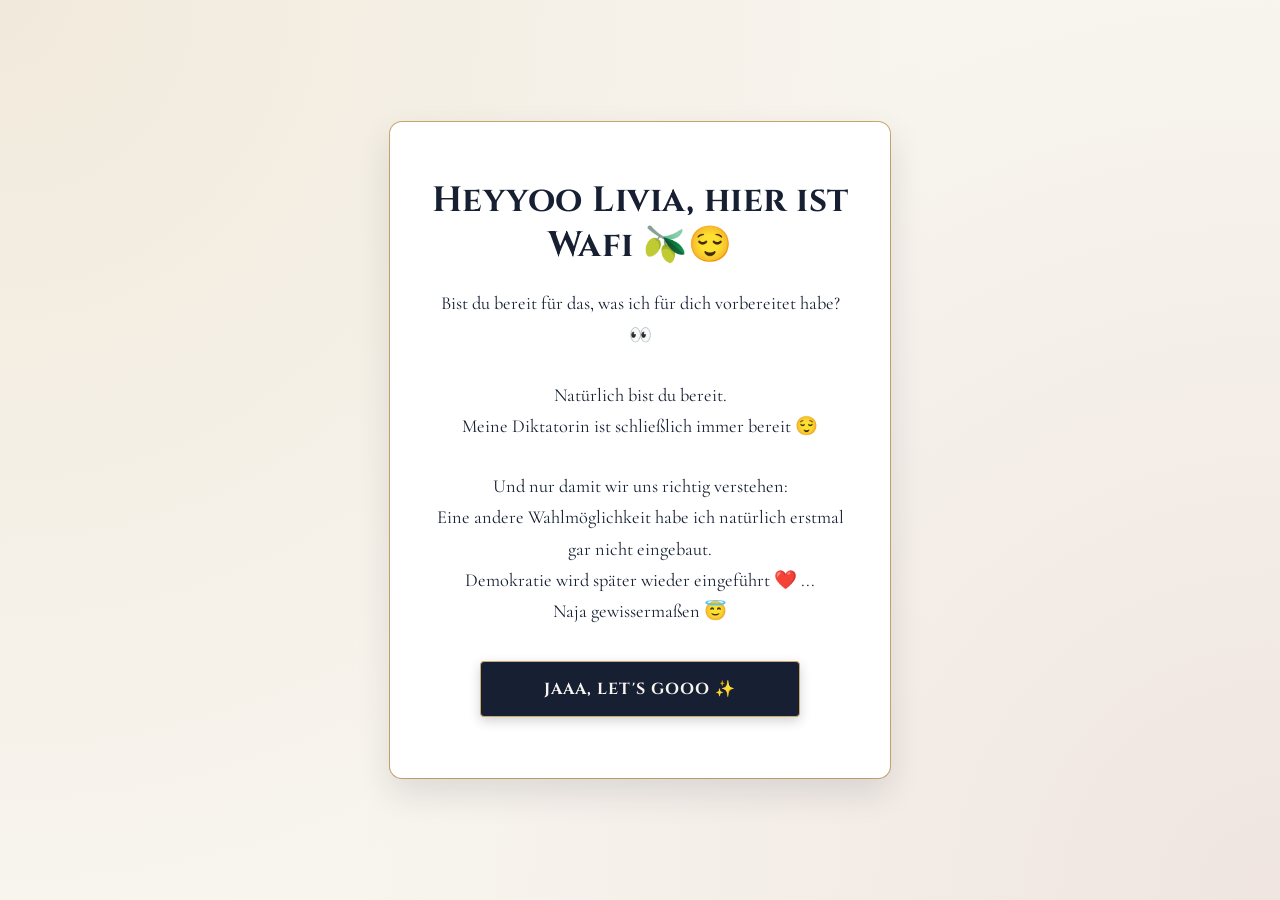
<file: index.html>
<!DOCTYPE html>
<html lang="de">
<head>
    <meta charset="UTF-8">
    <meta name="viewport" content="width=device-width, initial-scale=1.0">
    <title>...</title>
    <link rel="preconnect" href="https://fonts.googleapis.com">
    <link rel="preconnect" href="https://fonts.gstatic.com" crossorigin>
    <link href="https://fonts.googleapis.com/css2?family=Cinzel:wght@500;700;900&family=Cormorant+Garamond:ital,wght@0,400;0,600;0,700;1,400&display=swap" rel="stylesheet">
    <link rel="stylesheet" href="style.css">
</head>
<body class="center-content">
    <div class="card">
        <h1>Heyyoo Livia, hier ist Wafi 🫒😌</h1>
        <p>Bist du bereit für das, was ich für dich vorbereitet habe? 👀</p>
        <p>Natürlich bist du bereit. <br>Meine Diktatorin ist schließlich immer bereit 😌</p>
        <p> Und nur damit wir uns richtig verstehen: <br> Eine andere Wahlmöglichkeit habe ich natürlich erstmal gar nicht eingebaut.
            <br> Demokratie wird später wieder eingeführt ❤️ ... <br> Naja gewissermaßen 😇</p>
        <button onclick="location.href='welcome.html'" class="btn-primary">JAAA, Let's gooo ✨</button>
    </div>
</body>
</html>
</file>
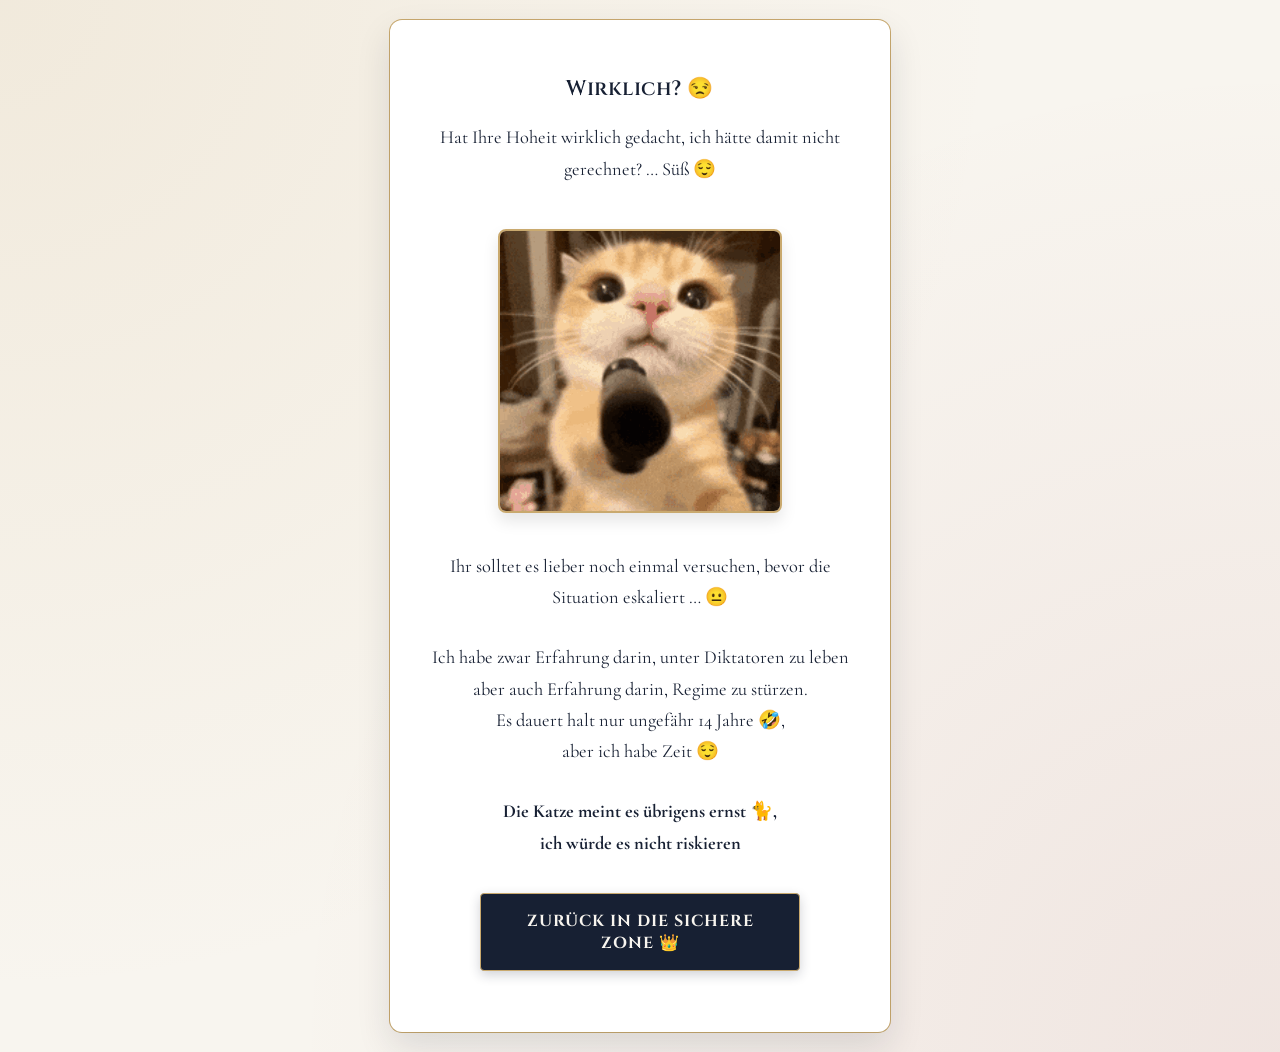
<file: angry_cat.html>
<!DOCTYPE html>
<html lang="de">
<head>
    <meta charset="UTF-8">
    <meta name="viewport" content="width=device-width, initial-scale=1.0">
    <title>...</title>
    <link rel="preconnect" href="https://fonts.googleapis.com">
    <link rel="preconnect" href="https://fonts.gstatic.com" crossorigin>
    <link href="https://fonts.googleapis.com/css2?family=Cinzel:wght@500;700;900&family=Cormorant+Garamond:ital,wght@0,400;0,600;0,700;1,400&display=swap" rel="stylesheet">
    <link rel="stylesheet" href="style.css">
</head>
<body class="center-content">
    <div class="card">
        <h4>Wirklich? 😒</h4>

        <p>
            Hat Ihre Hoheit wirklich gedacht, ich hätte damit nicht gerechnet? … Süß 😌
        </p>

        <img src="angrycat2.gif" alt="Wütende Katze" class="meme-img">

        <p>
            Ihr solltet es lieber noch einmal versuchen,
            bevor die Situation eskaliert … 😐
        </p>

        <p>
            Ich habe zwar Erfahrung darin, unter Diktatoren zu leben
            aber auch Erfahrung darin, Regime zu stürzen. <br>
            Es dauert halt nur ungefähr 14 Jahre 🤣,<br> aber ich habe Zeit 😌
        </p>

        <p><strong>Die Katze meint es übrigens ernst 🐈, <br> ich würde es nicht riskieren</strong></p>

        <button onclick="location.href='date_query.html'" class="btn-primary">
            Zurück in die sichere Zone 👑
        </button>
    </div>
</body>
</html>
</file>
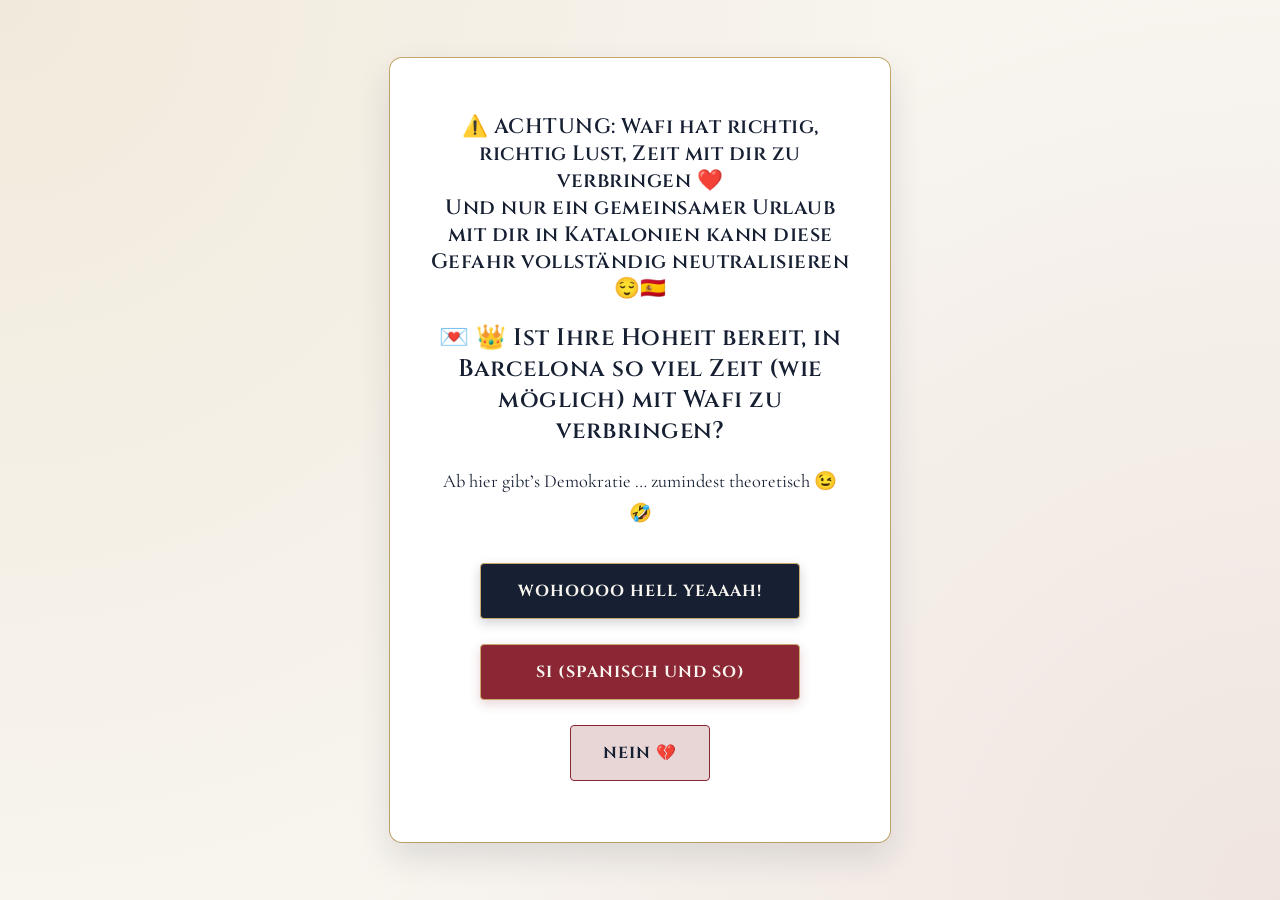
<file: date_query.html>
<!DOCTYPE html>
<html lang="de">
<head>
    <meta charset="UTF-8">
    <meta name="viewport" content="width=device-width, initial-scale=1.0">
    <title>...</title>
    <link rel="preconnect" href="https://fonts.googleapis.com">
    <link rel="preconnect" href="https://fonts.gstatic.com" crossorigin>
    <link href="https://fonts.googleapis.com/css2?family=Cinzel:wght@500;700;900&family=Cormorant+Garamond:ital,wght@0,400;0,600;0,700;1,400&display=swap" rel="stylesheet">
    <link rel="stylesheet" href="style.css">
</head>
<body class="center-content">
    <div class="card">
        <h4>⚠️ ACHTUNG: Wafi hat richtig, richtig Lust, Zeit mit dir zu verbringen ❤️
            <br> Und nur ein gemeinsamer Urlaub mit dir in Katalonien kann diese Gefahr vollständig neutralisieren 😌🇪🇸</h4>
        <h3>💌 👑 Ist Ihre Hoheit bereit, in Barcelona so viel Zeit (wie möglich) mit Wafi zu verbringen?</h3>
        <p>Ab hier gibt’s Demokratie … zumindest theoretisch 😉 🤣</p>
        <div class="button-group">
            
            <button onclick="location.href='yes_super.html'" class="btn-primary">Wohoooo Hell Yeaaah!</button>
            <button onclick="location.href='yes_normal.html'" class="btn-secondary">SI (Spanisch und so)</button>
            <button id="no-btn" class="btn-no">NEIN 💔</button>
        </div>
    </div>
    <script src="script.js"></script>
</body>
</html>
</file>
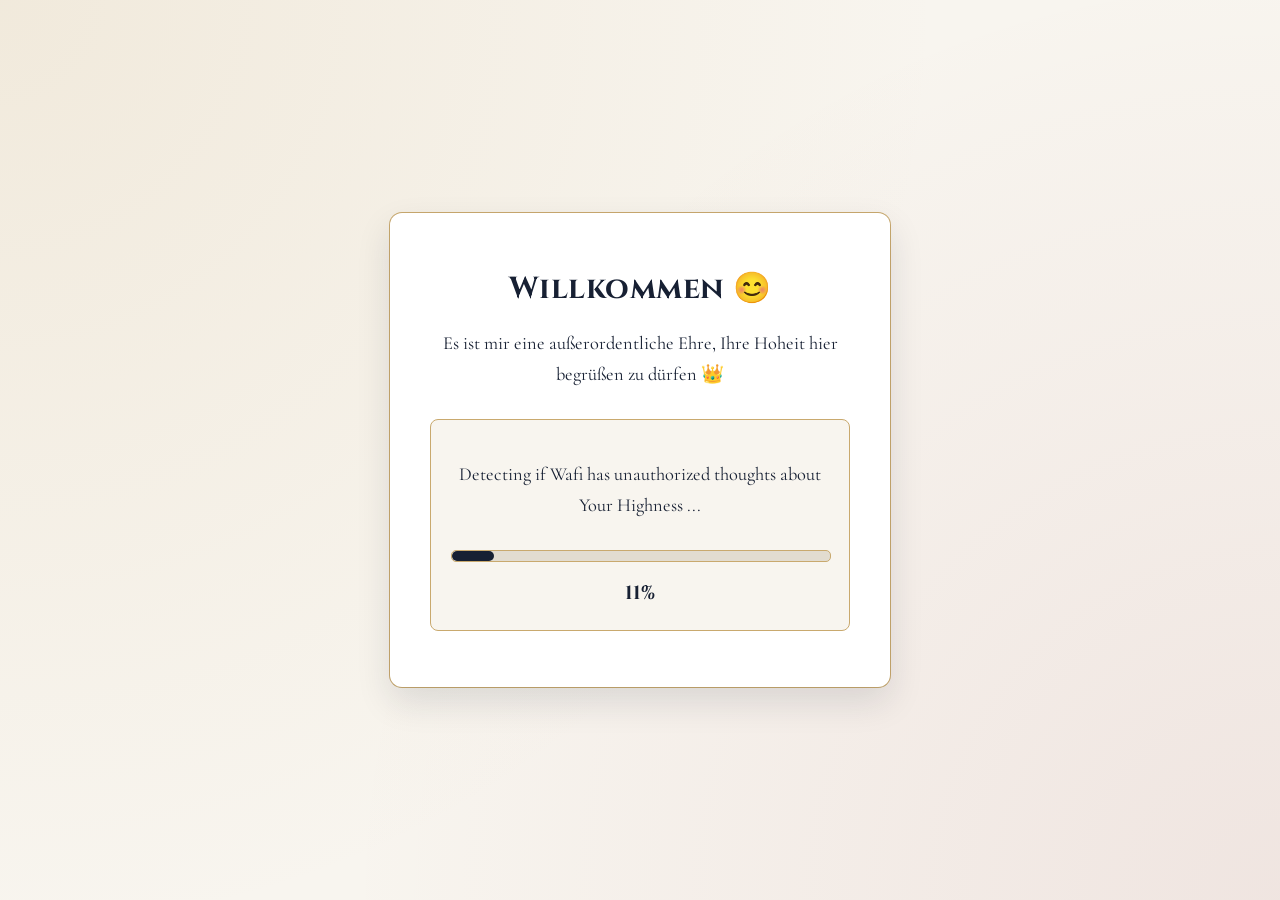
<file: welcome.html>
<!DOCTYPE html>
<html lang="de">
<head>
    <meta charset="UTF-8">
    <meta name="viewport" content="width=device-width, initial-scale=1.0">
    <title>...</title>
    <link rel="preconnect" href="https://fonts.googleapis.com">
    <link rel="preconnect" href="https://fonts.gstatic.com" crossorigin>
    <link href="https://fonts.googleapis.com/css2?family=Cinzel:wght@500;700;900&family=Cormorant+Garamond:ital,wght@0,400;0,600;0,700;1,400&display=swap" rel="stylesheet">
    <link rel="stylesheet" href="style.css">
</head>
<body class="center-content">
    <div class="card">
        <h2>Willkommen 😊</h2>
        <p>Es ist mir eine außerordentliche Ehre, Ihre Hoheit hier begrüßen zu dürfen 👑</p>
        <div class="status-box">
            <p id="status-text">Detecting if Wafi has unauthorized thoughts about Your Highness ...</p>
            <div class="progress-bar"><div id="progress-fill"></div></div>
            <p id="percent">0%</p>
        </div>
    </div>
    <script src="script.js"></script>
    <script>
    const totalDuration = 10000; // Dauer in Millisekunden (10000 = 10 Sekunden)
    let startTime = null;

    function startScan(timestamp) {
        if (!startTime) startTime = timestamp;
        
        // Berechnet den Fortschritt von 0 bis 1 basierend auf der Zeit
        const progress = Math.min((timestamp - startTime) / totalDuration, 1);
        const percent = Math.floor(progress * 100);

        // Synchronisiere Balken und Prozentzahl
        document.getElementById('progress-fill').style.width = percent + '%';
        document.getElementById('percent').innerText = percent + '%';

        if (progress < 1) {
            requestAnimationFrame(startScan);
        } else {
            // Nach Abschluss des Scans weiterleiten
            setTimeout(() => { window.location.href = 'error.html'; }, 500);
        }
    }

    // Scan starten
    requestAnimationFrame(startScan);
</script>
</body>
</html>
</file>
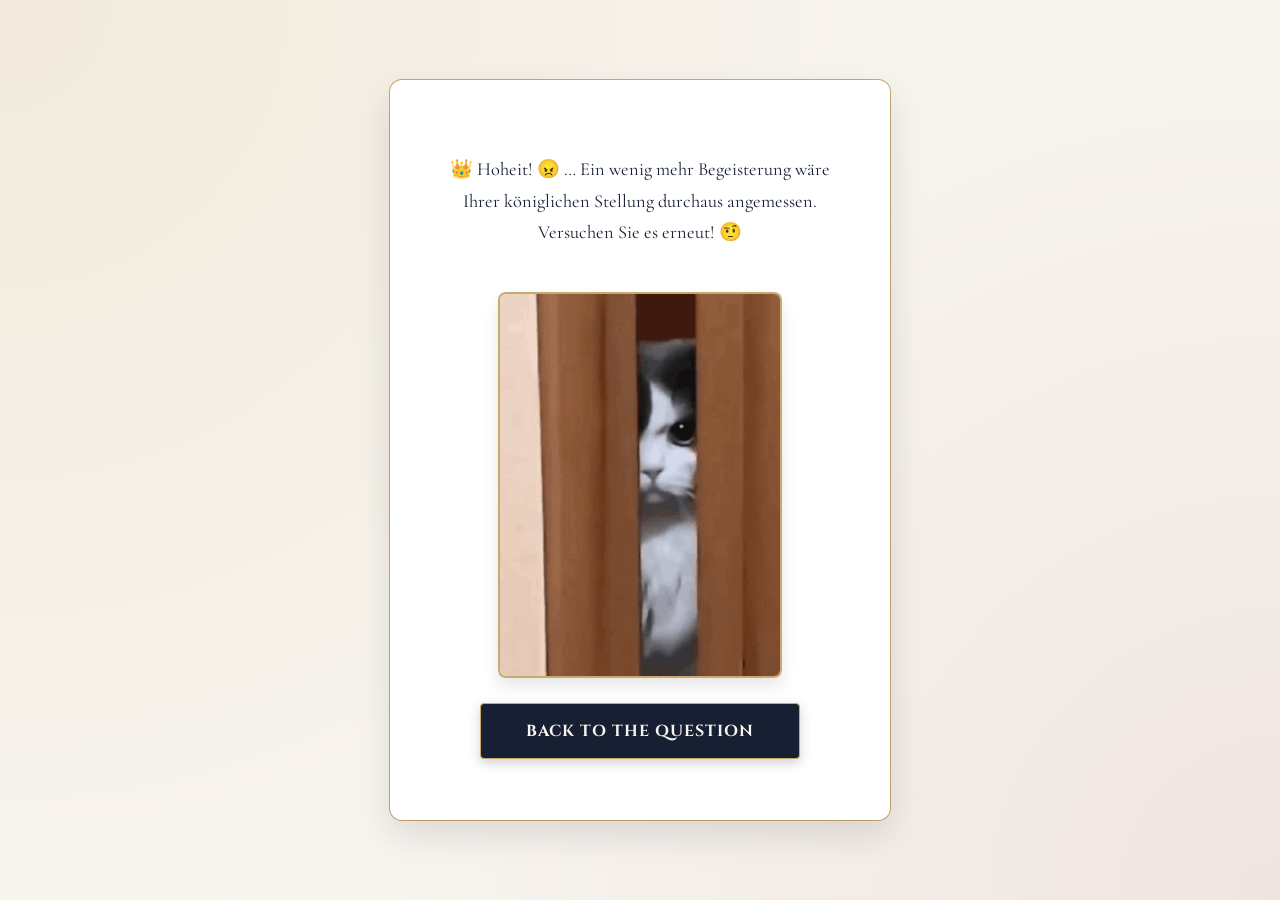
<file: yes_normal.html>
<!DOCTYPE html>
<html lang="de">
<head>
    <meta charset="UTF-8">
    <meta name="viewport" content="width=device-width, initial-scale=1.0">
    <title>...</title>
    <link rel="preconnect" href="https://fonts.googleapis.com">
    <link rel="preconnect" href="https://fonts.gstatic.com" crossorigin>
    <link href="https://fonts.googleapis.com/css2?family=Cinzel:wght@500;700;900&family=Cormorant+Garamond:ital,wght@0,400;0,600;0,700;1,400&display=swap" rel="stylesheet">
    <link rel="stylesheet" href="style.css">
</head>
<body class="center-content">
    <div class="card">
        <p>👑 Hoheit! 😠 … Ein wenig mehr Begeisterung wäre Ihrer königlichen Stellung durchaus angemessen. Versuchen Sie es erneut! 🤨</p>
        <img src="genervteKatze.gif" alt="Genervte Katze" class="meme-img">
        <button onclick="location.href='date_query.html'" class="btn-primary">Back to the Question</button>
    </div>
</body>
</html>
</file>
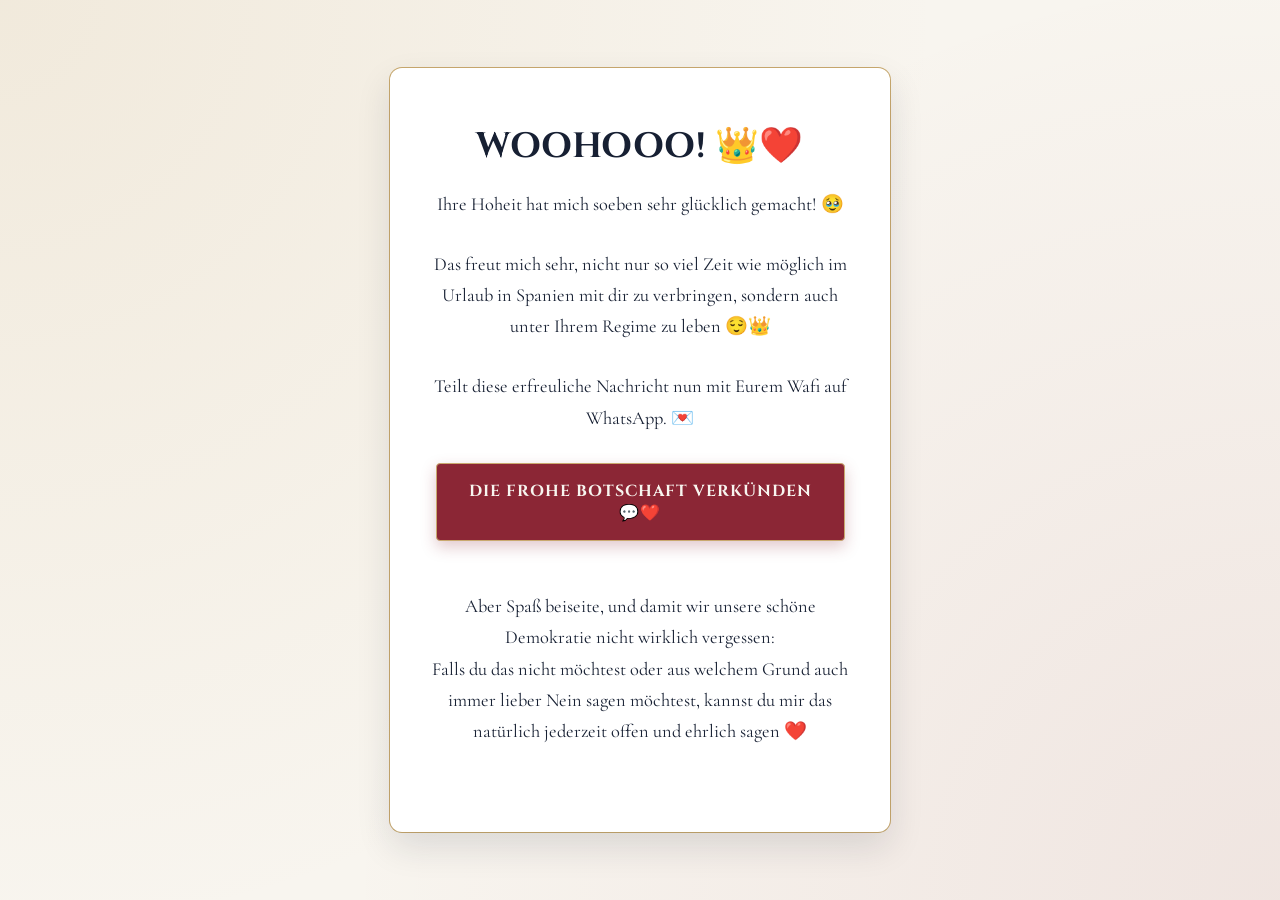
<file: yes_super.html>
<!DOCTYPE html>
<html lang="de">
<head>
    <meta charset="UTF-8">
    <meta name="viewport" content="width=device-width, initial-scale=1.0">
    <title>...</title>
    <link rel="preconnect" href="https://fonts.googleapis.com">
    <link rel="preconnect" href="https://fonts.gstatic.com" crossorigin>
    <link href="https://fonts.googleapis.com/css2?family=Cinzel:wght@500;700;900&family=Cormorant+Garamond:ital,wght@0,400;0,600;0,700;1,400&display=swap" rel="stylesheet">
    <link rel="stylesheet" href="style.css">
</head>
<body class="center-content">
    <div class="card canvas-container">
        <h1>WOOHOOO! 👑❤️</h1>

        <p>
            Ihre Hoheit hat mich soeben sehr glücklich gemacht! 🥹
        </p>

        <p>
            Das freut mich sehr,
            nicht nur so viel Zeit wie möglich im Urlaub in Spanien mit dir zu verbringen,
            sondern auch unter Ihrem Regime zu leben 😌👑
        </p>

        <p>
            Teilt diese erfreuliche Nachricht
            nun mit Eurem Wafi auf WhatsApp. 💌
        </p>

        <a id="whatsapp-link" href="#" class="btn-whatsapp">
            Die frohe Botschaft verkünden 💬❤️
        </a>

        <p>
            <br>
            Aber Spaß beiseite, und damit wir unsere schöne Demokratie nicht wirklich vergessen: <br>
            Falls du das nicht möchtest oder aus welchem Grund auch immer lieber Nein sagen möchtest, kannst du mir das natürlich jederzeit offen und ehrlich sagen ❤️
        </p>
    </div>

    <script src="script.js"></script>
    <script>
        window.onload = () => {
            createHearts();
            createConfetti();

            const dates = JSON.parse(localStorage.getItem('selectedDates'));
            let dateText = "";

            if (dates && dates.d1) {
                const formatDate = (str) => {
                    if (!str) return null;
                    const [y, m, d] = str.split('-');
                    return `${d}.${m}.${y}`;
                };

                const formatted1 = formatDate(dates.d1);
                const formatted2 = formatDate(dates.d2);
                const formatted3 = formatDate(dates.d3);

                
            }

            const baseUrl = "https://wa.me/+4917632371605?text=";

            const message =
                `Wafiiiiiiiii 😭❤️ JAAAA gerneee ... ` +
                `ich würde sehr, sehr gerne im Urlaub in Barcelona so viel Zeit mit dir verbringen!!!! 🥹😍❤️ ` +
                `Deine Livia 👑`;

            document.getElementById('whatsapp-link').href =
                baseUrl + encodeURIComponent(message);
        };
    </script>
</body>
</html>
</file>
<file: style.css>
@import url('https://fonts.googleapis.com/css2?family=Cinzel:wght@500;700;900&family=Cormorant+Garamond:ital,wght@0,400;0,600;0,700;1,400&display=swap');

:root {
    /* Edle Jura- & Romantik-Farbpalette */
    --navy: #172033;           /* Dunkles Navy – Hauptakzent & Buttons */
    --navy-hover: #0f1624;     /* Dunkleres Navy für Hover */
    --creme: #F8F5EF;          /* Hintergründe & Text auf dunklen Flächen */
    --bordeaux: #8B2635;       /* Bordeaux – Romantik, Akzente, Alarm */
    --gold: #C9A96E;           /* Champagner/Gold – Highlights & Rahmung */
    --gold-light: #e0ca9e;     /* Helleres Gold für Hover */
    --card-bg: #ffffff;
    --text-main: #172033;
}

body {
    font-family: 'Cormorant Garamond', serif;
    background-color: var(--creme);
    /* Elegante, dezent strukturierte Hintergründe */
    background-image: radial-gradient(circle at top left, rgba(201, 169, 110, 0.15) 0%, transparent 60%),
                      radial-gradient(circle at bottom right, rgba(139, 38, 53, 0.08) 0%, transparent 60%);
    color: var(--text-main);
    margin: 0;
    display: flex;
    justify-content: center;
    align-items: center;
    min-height: 100vh;
    padding: 20px;
    box-sizing: border-box;
    text-align: center;
    overflow-x: hidden; /* Verhindert seitliches Scrollen */
    overflow-y: auto;   /* Erlaubt vertikales Scrollen auf Smartphones */
}

body.overflow-hidden {
    overflow: hidden !important;
}

.card {
    background: var(--card-bg);
    padding: 3.5rem 2.5rem;
    border-radius: 12px; /* Klassisch-strukturierte Ecken statt stark abgerundet */
    /* Edler Gold-Rahmen & Schatten */
    box-shadow: 0 15px 35px rgba(23, 32, 51, 0.12), 0 0 0 1px var(--gold);
    max-width: 100%;
    width: 420px;
    animation: floatCard 5s ease-in-out infinite;
    position: relative;
    z-index: 10;
}

h1, h2, h3, h4 {
    font-family: 'Cinzel', serif;
    color: var(--navy);
    margin-top: 0;
    margin-bottom: 1.2rem;
    line-height: 1.3;
    letter-spacing: 0.5px;
}

h1 { font-size: 2.2rem; font-weight: 700; }
h2 { font-size: 1.9rem; font-weight: 700; }
h3 { font-size: 1.5rem; font-weight: 600; }
h4 { font-size: 1.3rem; font-weight: 600; }

p {
    font-size: 1.15rem;
    font-weight: 400;
    line-height: 1.7;
    margin-bottom: 1.8rem;
    color: var(--text-main);
}

.button-group {
    display: flex;
    flex-direction: column;
    gap: 15px;
    align-items: center;
    width: 100%;
}

button {
    border: none;
    padding: 16px 28px;
    border-radius: 4px; /* Klassische Kanten */
    font-size: 1rem;
    font-family: 'Cinzel', serif;
    font-weight: 700;
    letter-spacing: 1px;
    text-transform: uppercase;
    cursor: pointer;
    transition: all 0.3s ease;
    margin: 5px 0;
    width: 100%;
    max-width: 320px;
}

.btn-primary { 
    background-color: var(--navy); 
    color: var(--creme); 
    border: 1px solid var(--gold);
    box-shadow: 0 4px 12px rgba(23, 32, 51, 0.2);
}

.btn-primary:hover { 
    background-color: var(--navy-hover);
    color: var(--gold);
    transform: translateY(-2px); 
    box-shadow: 0 6px 18px rgba(23, 32, 51, 0.3); 
}

.btn-secondary { 
    background-color: var(--bordeaux); 
    color: var(--creme); 
    border: 1px solid var(--gold);
    box-shadow: 0 4px 12px rgba(139, 38, 53, 0.2);
}

.btn-secondary:hover { 
    background-color: #721f2b;
    color: var(--gold);
    transform: translateY(-2px); 
    box-shadow: 0 6px 18px rgba(139, 38, 53, 0.3);
}

.btn-no { 
    background-color: #E8D5D5; 
    color: var(--navy); 
    border: 1px solid var(--bordeaux);
    position: relative; 
    width: auto;
    min-width: 140px;
    transition: all 0.2s ease;
}

.btn-no:hover {
    background-color: var(--bordeaux);
    border-color: var(--bordeaux);
    color: var(--creme);
}

.btn-whatsapp { 
    background-color: var(--bordeaux); 
    color: var(--creme); 
    border: 1px solid var(--gold);
    text-decoration: none; 
    display: flex;
    justify-content: center;
    align-items: center;
    border-radius: 4px; 
    padding: 16px 25px; 
    margin-top: 20px;
    font-family: 'Cinzel', serif;
    font-weight: 700;
    letter-spacing: 1px;
    text-transform: uppercase;
    box-shadow: 0 6px 15px rgba(139, 38, 53, 0.25);
    transition: all 0.3s ease;
    width: 85%;
    margin-left: auto;
    margin-right: auto;
    line-height: 1.4;
}

.btn-whatsapp:hover {
    background-color: #721f2b;
    color: var(--gold);
    transform: translateY(-2px);
    box-shadow: 0 8px 20px rgba(139, 38, 53, 0.35);
}

.status-box {
    margin-top: 20px;
    background: var(--creme);
    padding: 20px;
    border-radius: 8px;
    border: 1px solid var(--gold);
}

.progress-bar {
    width: 100%; 
    height: 10px; 
    background: #e2dcd0; 
    border-radius: 5px; 
    overflow: hidden; 
    margin: 15px 0;
    border: 1px solid var(--gold);
}

#progress-fill {
    width: 0%; 
    height: 100%; 
    background: var(--navy); 
    border-radius: 5px;
}

#percent {
    font-size: 1.2rem;
    font-family: 'Cinzel', serif;
    color: var(--navy);
    font-weight: 700;
    margin: 0;
}

.meme-img { 
    width: 100%; 
    max-width: 280px;
    border-radius: 8px; 
    margin: 15px 0; 
    border: 2px solid var(--gold);
    box-shadow: 0 8px 16px rgba(0,0,0,0.1);
}

.error-text { 
    color: var(--bordeaux); 
    font-size: 1.8rem;
    margin-bottom: 0.5rem;
    font-family: 'Cinzel', serif;
}

.hidden { display: none !important; }

/* Herz & Konfetti Animation */
.heart {
    position: fixed; 
    top: -10%; 
    font-size: 2.2rem; 
    z-index: 9999;
    animation: fall linear forwards;
    pointer-events: none;
    filter: drop-shadow(0 2px 4px rgba(139, 38, 53, 0.3));
}

/* Styling für das Datumsauswahl-Formular */
.date-form {
    display: flex;
    flex-direction: column;
    gap: 15px;
    text-align: left;
    width: 100%;
}

.input-group {
    display: flex;
    flex-direction: column;
    gap: 5px;
}

.input-group label {
    font-size: 0.95rem;
    font-family: 'Cinzel', serif;
    font-weight: 600;
    color: var(--navy);
    margin-left: 2px;
}

.date-input {
    padding: 12px 15px;
    border-radius: 4px;
    border: 1px solid var(--gold);
    font-family: 'Cormorant Garamond', serif;
    font-size: 1.1rem;
    outline: none;
    background-color: var(--creme);
    color: var(--text-main);
    transition: border-color 0.3s ease;
}

.date-input:focus {
    border-color: var(--navy);
}

@keyframes fall {
    0% { transform: translateY(-10vh) rotate(-15deg); opacity: 0; }
    10% { opacity: 1; }
    100% { transform: translateY(110vh) rotate(45deg); opacity: 0; }
}

@keyframes floatCard {
    0% { transform: translateY(0px); }
    50% { transform: translateY(-8px); }
    100% { transform: translateY(0px); }
}
</file>
